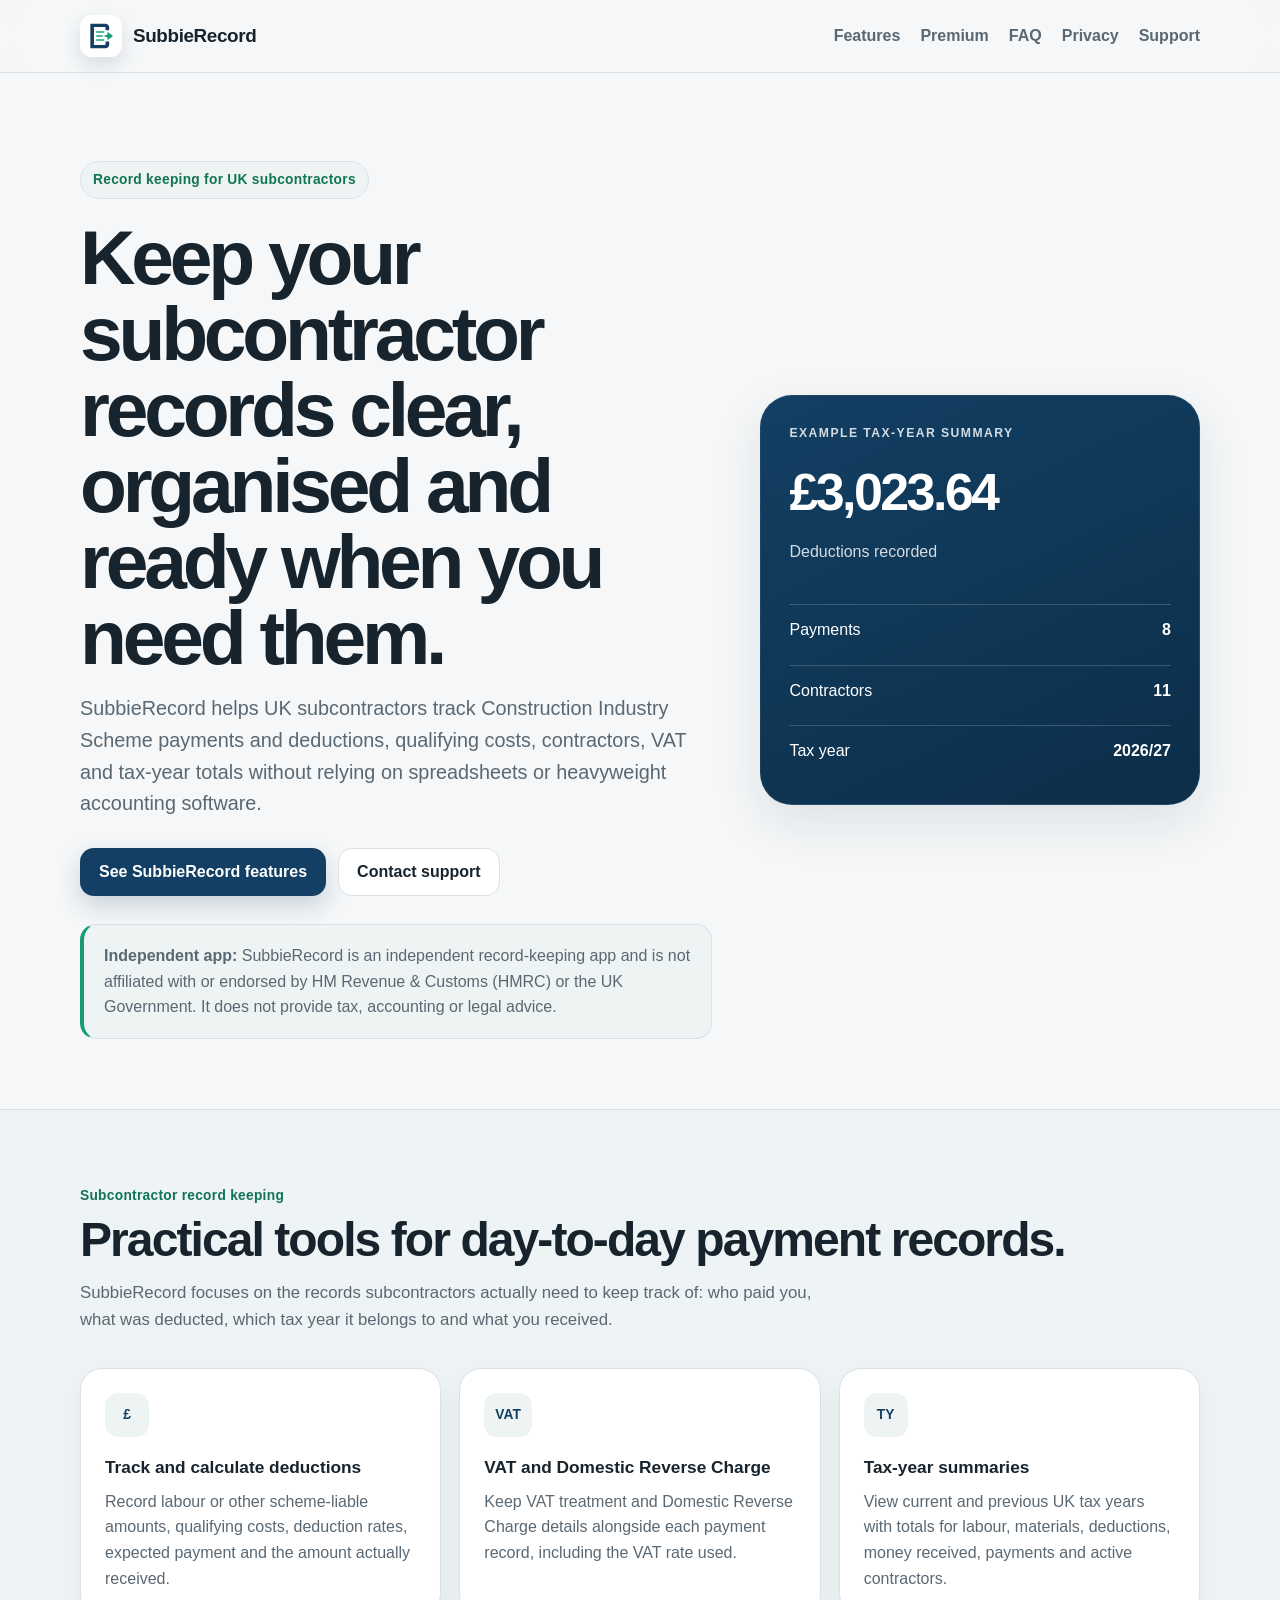
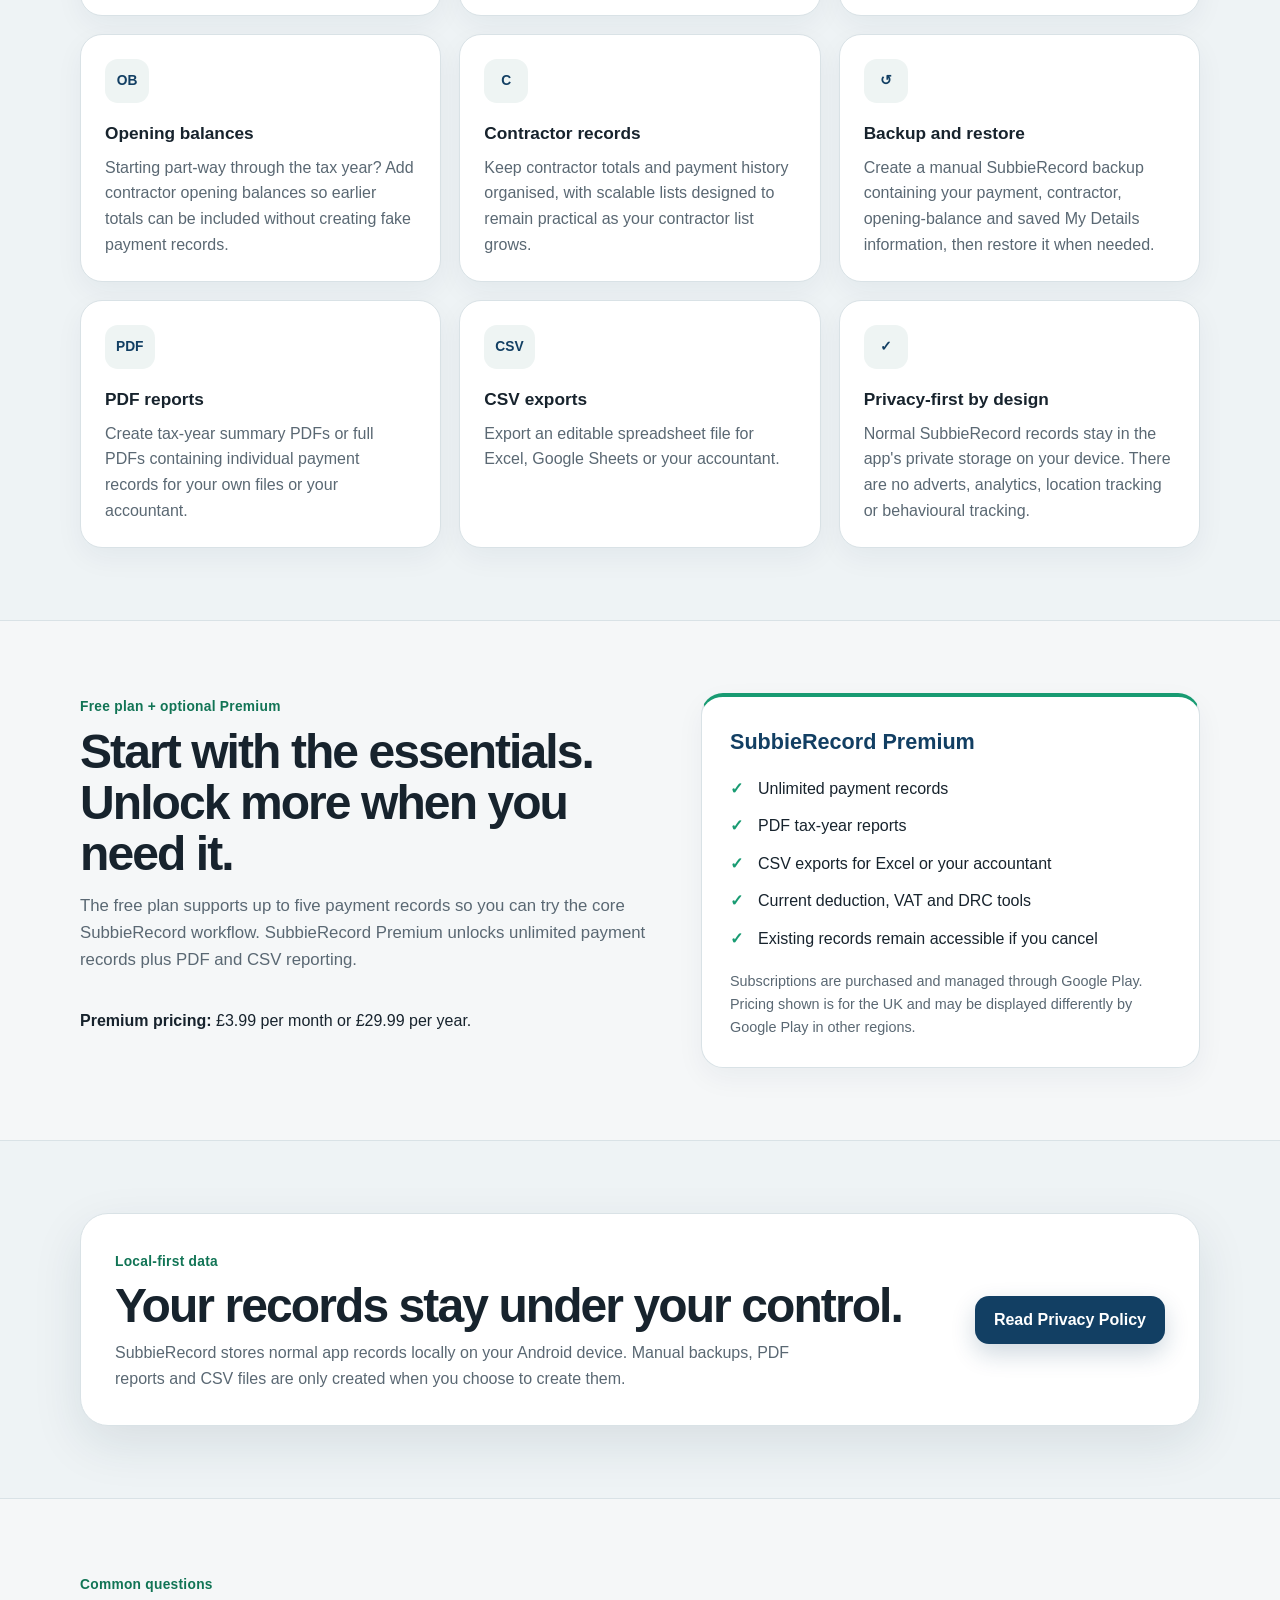
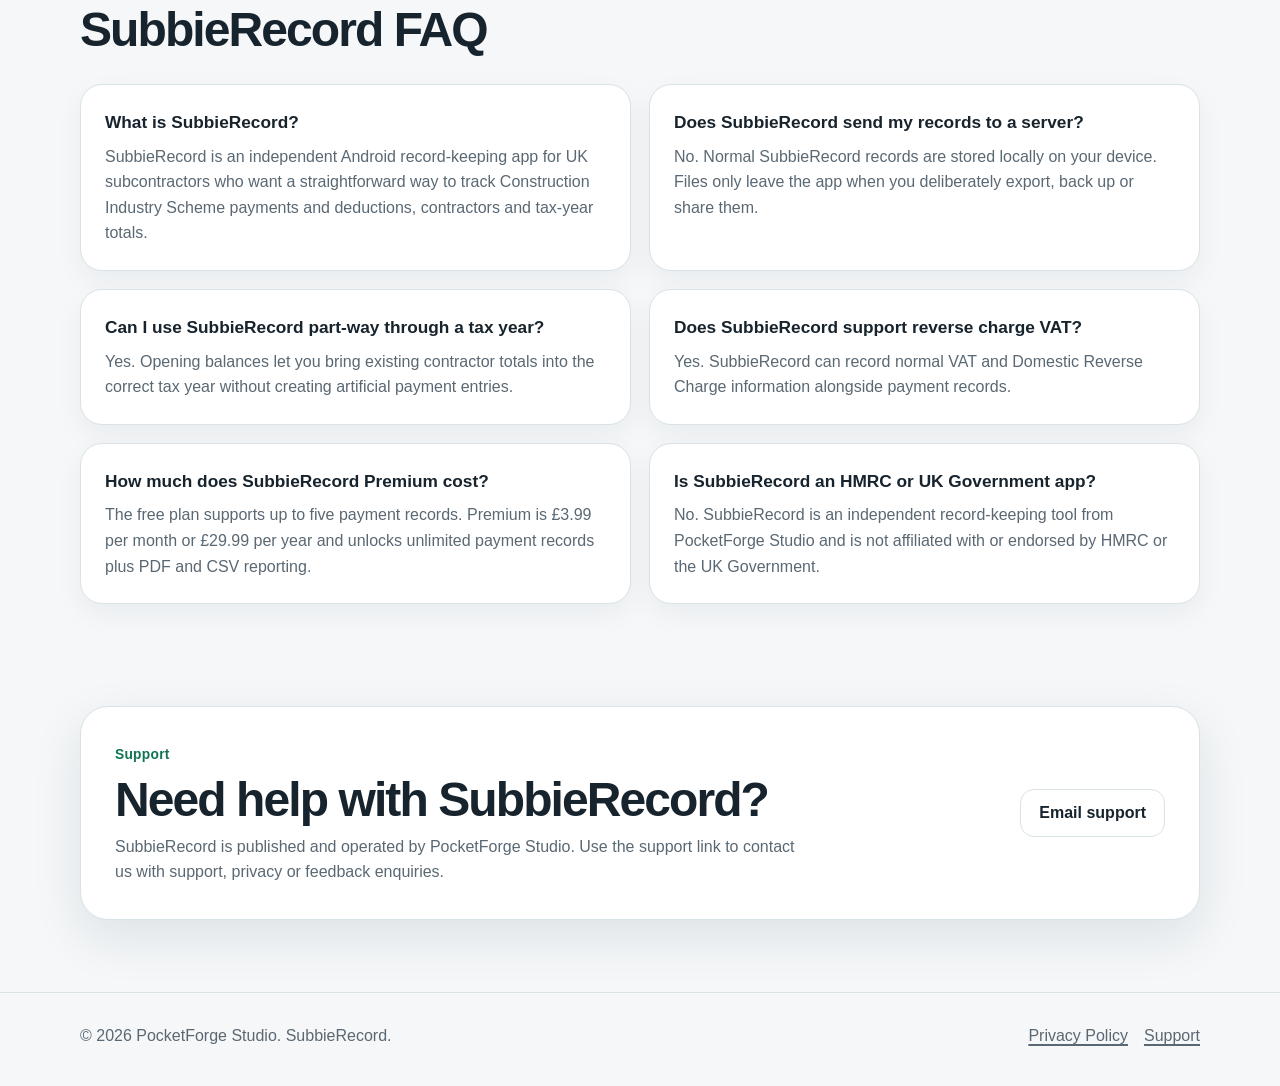
<file: index.html>
<!DOCTYPE html>
<html lang="en-GB">
<head>
  <meta charset="utf-8">
  <meta name="viewport" content="width=device-width, initial-scale=1">
  <title>SubbieRecord | Record keeping for UK subcontractors</title>
  <meta name="description" content="SubbieRecord is an independent Android record-keeping app for UK subcontractors. Track Construction Industry Scheme payments and deductions, contractors, VAT, tax-year summaries, backups and reports.">
  <meta name="robots" content="index,follow,max-image-preview:large">
  <link rel="canonical" href="https://ciskeep.co.uk/">
  <link rel="icon" href="/logo.svg" type="image/svg+xml">
  <link rel="stylesheet" href="styles.css">

  <meta property="og:type" content="website">
  <meta property="og:locale" content="en_GB">
  <meta property="og:site_name" content="SubbieRecord">
  <meta property="og:title" content="SubbieRecord | Record keeping for UK subcontractors">
  <meta property="og:description" content="Track subcontractor payments, deductions, contractors, VAT, tax-year totals, backups and reports in one straightforward Android app.">
  <meta property="og:url" content="https://ciskeep.co.uk/">
  <meta property="og:image" content="https://ciskeep.co.uk/logo.svg">
  <meta name="twitter:card" content="summary">
  <meta name="twitter:title" content="SubbieRecord | Subcontractor record keeping app">
  <meta name="twitter:description" content="Simple payment, deduction and contractor records for UK subcontractors.">

  <script type="application/ld+json">
  {
    "@context": "https://schema.org",
    "@graph": [
      {
        "@type": "SoftwareApplication",
        "name": "SubbieRecord",
        "url": "https://ciskeep.co.uk/",
        "applicationCategory": "BusinessApplication",
        "operatingSystem": "Android",
        "description": "SubbieRecord helps UK subcontractors track Construction Industry Scheme payments and deductions, contractors, VAT and tax-year records.",
        "publisher": {
          "@type": "Organization",
          "name": "PocketForge Studio"
        },
        "offers": [
          {
            "@type": "Offer",
            "name": "SubbieRecord Free",
            "price": "0",
            "priceCurrency": "GBP",
            "description": "Core SubbieRecord features with up to five payment records."
          },
          {
            "@type": "Offer",
            "name": "SubbieRecord Premium Monthly",
            "price": "3.99",
            "priceCurrency": "GBP",
            "description": "Monthly Premium subscription with unlimited payment records and PDF and CSV reporting."
          },
          {
            "@type": "Offer",
            "name": "SubbieRecord Premium Annual",
            "price": "29.99",
            "priceCurrency": "GBP",
            "description": "Annual Premium subscription with unlimited payment records and PDF and CSV reporting."
          }
        ],
        "featureList": [
          "Construction Industry Scheme deduction tracking and calculations",
          "Contractor records",
          "UK tax-year summaries",
          "Opening balances",
          "VAT and Domestic Reverse Charge records",
          "Manual backup and restore",
          "PDF reports",
          "CSV exports"
        ]
      },
      {
        "@type": "FAQPage",
        "mainEntity": [
          {
            "@type": "Question",
            "name": "What is SubbieRecord?",
            "acceptedAnswer": {
              "@type": "Answer",
              "text": "SubbieRecord is an independent Android record-keeping app for UK subcontractors who want a straightforward way to track Construction Industry Scheme payments and deductions, contractors and tax-year totals."
            }
          },
          {
            "@type": "Question",
            "name": "Does SubbieRecord send my records to a server?",
            "acceptedAnswer": {
              "@type": "Answer",
              "text": "No. Normal SubbieRecord records are stored locally on your Android device. Backups, PDFs and CSV files are only created when you choose to create or export them."
            }
          },
          {
            "@type": "Question",
            "name": "Can SubbieRecord handle VAT and Domestic Reverse Charge records?",
            "acceptedAnswer": {
              "@type": "Answer",
              "text": "Yes. SubbieRecord can record VAT treatment, VAT rates and Domestic Reverse Charge information alongside payment records."
            }
          },
          {
            "@type": "Question",
            "name": "Can I start using SubbieRecord part-way through a tax year?",
            "acceptedAnswer": {
              "@type": "Answer",
              "text": "Yes. Opening balances can be recorded for contractors so existing totals can be brought into the correct UK tax year."
            }
          },
          {
            "@type": "Question",
            "name": "How much does SubbieRecord Premium cost?",
            "acceptedAnswer": {
              "@type": "Answer",
              "text": "SubbieRecord has a free plan with up to five payment records. Premium is £3.99 per month or £29.99 per year and unlocks unlimited payment records plus PDF and CSV reporting."
            }
          }
        ]
      }
    ]
  }
  </script>
</head>
<body>
  <header class="site-header">
    <div class="container nav">
      <a class="brand" href="/" aria-label="SubbieRecord home">
        <img class="brand-logo" src="/logo.svg" alt="" width="42" height="42">
        <span>SubbieRecord</span>
      </a>
      <nav class="nav-links" aria-label="Primary navigation">
        <a href="#features">Features</a>
        <a href="#premium">Premium</a>
        <a href="#faq">FAQ</a>
        <a href="privacy/">Privacy</a>
        <a href="mailto:support@ciskeep.co.uk">Support</a>
      </nav>
    </div>
  </header>

  <main>
    <section class="hero">
      <div class="container hero-grid">
        <div>
          <span class="eyebrow">Record keeping for UK subcontractors</span>
          <h1>Keep your subcontractor records clear, organised and ready when you need them.</h1>
          <p class="lead">SubbieRecord helps UK subcontractors track Construction Industry Scheme payments and deductions, qualifying costs, contractors, VAT and tax-year totals without relying on spreadsheets or heavyweight accounting software.</p>
          <div class="actions">
            <a class="button button-primary" href="#features">See SubbieRecord features</a>
            <a class="button button-secondary" href="mailto:support@ciskeep.co.uk">Contact support</a>
          </div>
          <div class="notice"><strong>Independent app:</strong> SubbieRecord is an independent record-keeping app and is not affiliated with or endorsed by HM Revenue &amp; Customs (HMRC) or the UK Government. It does not provide tax, accounting or legal advice.</div>
        </div>

        <aside class="product-card" aria-label="Example SubbieRecord tax-year summary">
          <div>
            <div class="mini-label">Example tax-year summary</div>
            <div class="figure">£3,023.64</div>
            <p class="card-note">Deductions recorded</p>
          </div>
          <div class="rows">
            <div class="row"><span>Payments</span><strong>8</strong></div>
            <div class="row"><span>Contractors</span><strong>11</strong></div>
            <div class="row"><span>Tax year</span><strong>2026/27</strong></div>
          </div>
        </aside>
      </div>
    </section>

    <section class="section section-soft" id="features">
      <div class="container">
        <span class="section-kicker">Subcontractor record keeping</span>
        <h2>Practical tools for day-to-day payment records.</h2>
        <p class="section-intro">SubbieRecord focuses on the records subcontractors actually need to keep track of: who paid you, what was deducted, which tax year it belongs to and what you received.</p>

        <div class="feature-grid">
          <article class="feature-card">
            <div class="feature-icon">£</div>
            <h3>Track and calculate deductions</h3>
            <p>Record labour or other scheme-liable amounts, qualifying costs, deduction rates, expected payment and the amount actually received.</p>
          </article>

          <article class="feature-card">
            <div class="feature-icon">VAT</div>
            <h3>VAT and Domestic Reverse Charge</h3>
            <p>Keep VAT treatment and Domestic Reverse Charge details alongside each payment record, including the VAT rate used.</p>
          </article>

          <article class="feature-card">
            <div class="feature-icon">TY</div>
            <h3>Tax-year summaries</h3>
            <p>View current and previous UK tax years with totals for labour, materials, deductions, money received, payments and active contractors.</p>
          </article>

          <article class="feature-card">
            <div class="feature-icon">OB</div>
            <h3>Opening balances</h3>
            <p>Starting part-way through the tax year? Add contractor opening balances so earlier totals can be included without creating fake payment records.</p>
          </article>

          <article class="feature-card">
            <div class="feature-icon">C</div>
            <h3>Contractor records</h3>
            <p>Keep contractor totals and payment history organised, with scalable lists designed to remain practical as your contractor list grows.</p>
          </article>

          <article class="feature-card">
            <div class="feature-icon">↺</div>
            <h3>Backup and restore</h3>
            <p>Create a manual SubbieRecord backup containing your payment, contractor, opening-balance and saved My Details information, then restore it when needed.</p>
          </article>

          <article class="feature-card">
            <div class="feature-icon">PDF</div>
            <h3>PDF reports</h3>
            <p>Create tax-year summary PDFs or full PDFs containing individual payment records for your own files or your accountant.</p>
          </article>

          <article class="feature-card">
            <div class="feature-icon">CSV</div>
            <h3>CSV exports</h3>
            <p>Export an editable spreadsheet file for Excel, Google Sheets or your accountant.</p>
          </article>

          <article class="feature-card">
            <div class="feature-icon">✓</div>
            <h3>Privacy-first by design</h3>
            <p>Normal SubbieRecord records stay in the app's private storage on your device. There are no adverts, analytics, location tracking or behavioural tracking.</p>
          </article>
        </div>
      </div>
    </section>

    <section class="section" id="premium">
      <div class="container split-grid">
        <div>
          <span class="section-kicker">Free plan + optional Premium</span>
          <h2>Start with the essentials. Unlock more when you need it.</h2>
          <p class="section-intro">The free plan supports up to five payment records so you can try the core SubbieRecord workflow. SubbieRecord Premium unlocks unlimited payment records plus PDF and CSV reporting.</p>
          <p><strong>Premium pricing:</strong> £3.99 per month or £29.99 per year.</p>
        </div>
        <div class="plan-card">
          <div class="plan-label">SubbieRecord Premium</div>
          <ul class="check-list">
            <li>Unlimited payment records</li>
            <li>PDF tax-year reports</li>
            <li>CSV exports for Excel or your accountant</li>
            <li>Current deduction, VAT and DRC tools</li>
            <li>Existing records remain accessible if you cancel</li>
          </ul>
          <p class="small-print">Subscriptions are purchased and managed through Google Play. Pricing shown is for the UK and may be displayed differently by Google Play in other regions.</p>
        </div>
      </div>
    </section>

    <section class="section section-soft" id="privacy">
      <div class="container">
        <div class="callout">
          <div>
            <span class="section-kicker">Local-first data</span>
            <h2>Your records stay under your control.</h2>
            <p>SubbieRecord stores normal app records locally on your Android device. Manual backups, PDF reports and CSV files are only created when you choose to create them.</p>
          </div>
          <a class="button button-primary" href="privacy/">Read Privacy Policy</a>
        </div>
      </div>
    </section>

    <section class="section" id="faq">
      <div class="container">
        <span class="section-kicker">Common questions</span>
        <h2>SubbieRecord FAQ</h2>
        <div class="faq-grid">
          <article class="faq-card">
            <h3>What is SubbieRecord?</h3>
            <p>SubbieRecord is an independent Android record-keeping app for UK subcontractors who want a straightforward way to track Construction Industry Scheme payments and deductions, contractors and tax-year totals.</p>
          </article>
          <article class="faq-card">
            <h3>Does SubbieRecord send my records to a server?</h3>
            <p>No. Normal SubbieRecord records are stored locally on your device. Files only leave the app when you deliberately export, back up or share them.</p>
          </article>
          <article class="faq-card">
            <h3>Can I use SubbieRecord part-way through a tax year?</h3>
            <p>Yes. Opening balances let you bring existing contractor totals into the correct tax year without creating artificial payment entries.</p>
          </article>
          <article class="faq-card">
            <h3>Does SubbieRecord support reverse charge VAT?</h3>
            <p>Yes. SubbieRecord can record normal VAT and Domestic Reverse Charge information alongside payment records.</p>
          </article>
          <article class="faq-card">
            <h3>How much does SubbieRecord Premium cost?</h3>
            <p>The free plan supports up to five payment records. Premium is £3.99 per month or £29.99 per year and unlocks unlimited payment records plus PDF and CSV reporting.</p>
          </article>
          <article class="faq-card">
            <h3>Is SubbieRecord an HMRC or UK Government app?</h3>
            <p>No. SubbieRecord is an independent record-keeping tool from PocketForge Studio and is not affiliated with or endorsed by HMRC or the UK Government.</p>
          </article>
        </div>
      </div>
    </section>

    <section class="section support-section">
      <div class="container">
        <div class="callout">
          <div>
            <span class="section-kicker">Support</span>
            <h2>Need help with SubbieRecord?</h2>
            <p>SubbieRecord is published and operated by PocketForge Studio. Use the support link to contact us with support, privacy or feedback enquiries.</p>
          </div>
          <a class="button button-secondary" href="mailto:support@ciskeep.co.uk">Email support</a>
        </div>
      </div>
    </section>
  </main>

  <footer class="site-footer">
    <div class="container footer-row">
      <div>© 2026 PocketForge Studio. SubbieRecord.</div>
      <div class="footer-links">
        <a href="privacy/">Privacy Policy</a>
        <a href="mailto:support@ciskeep.co.uk">Support</a>
      </div>
    </div>
  </footer>
</body>
</html>
</file>
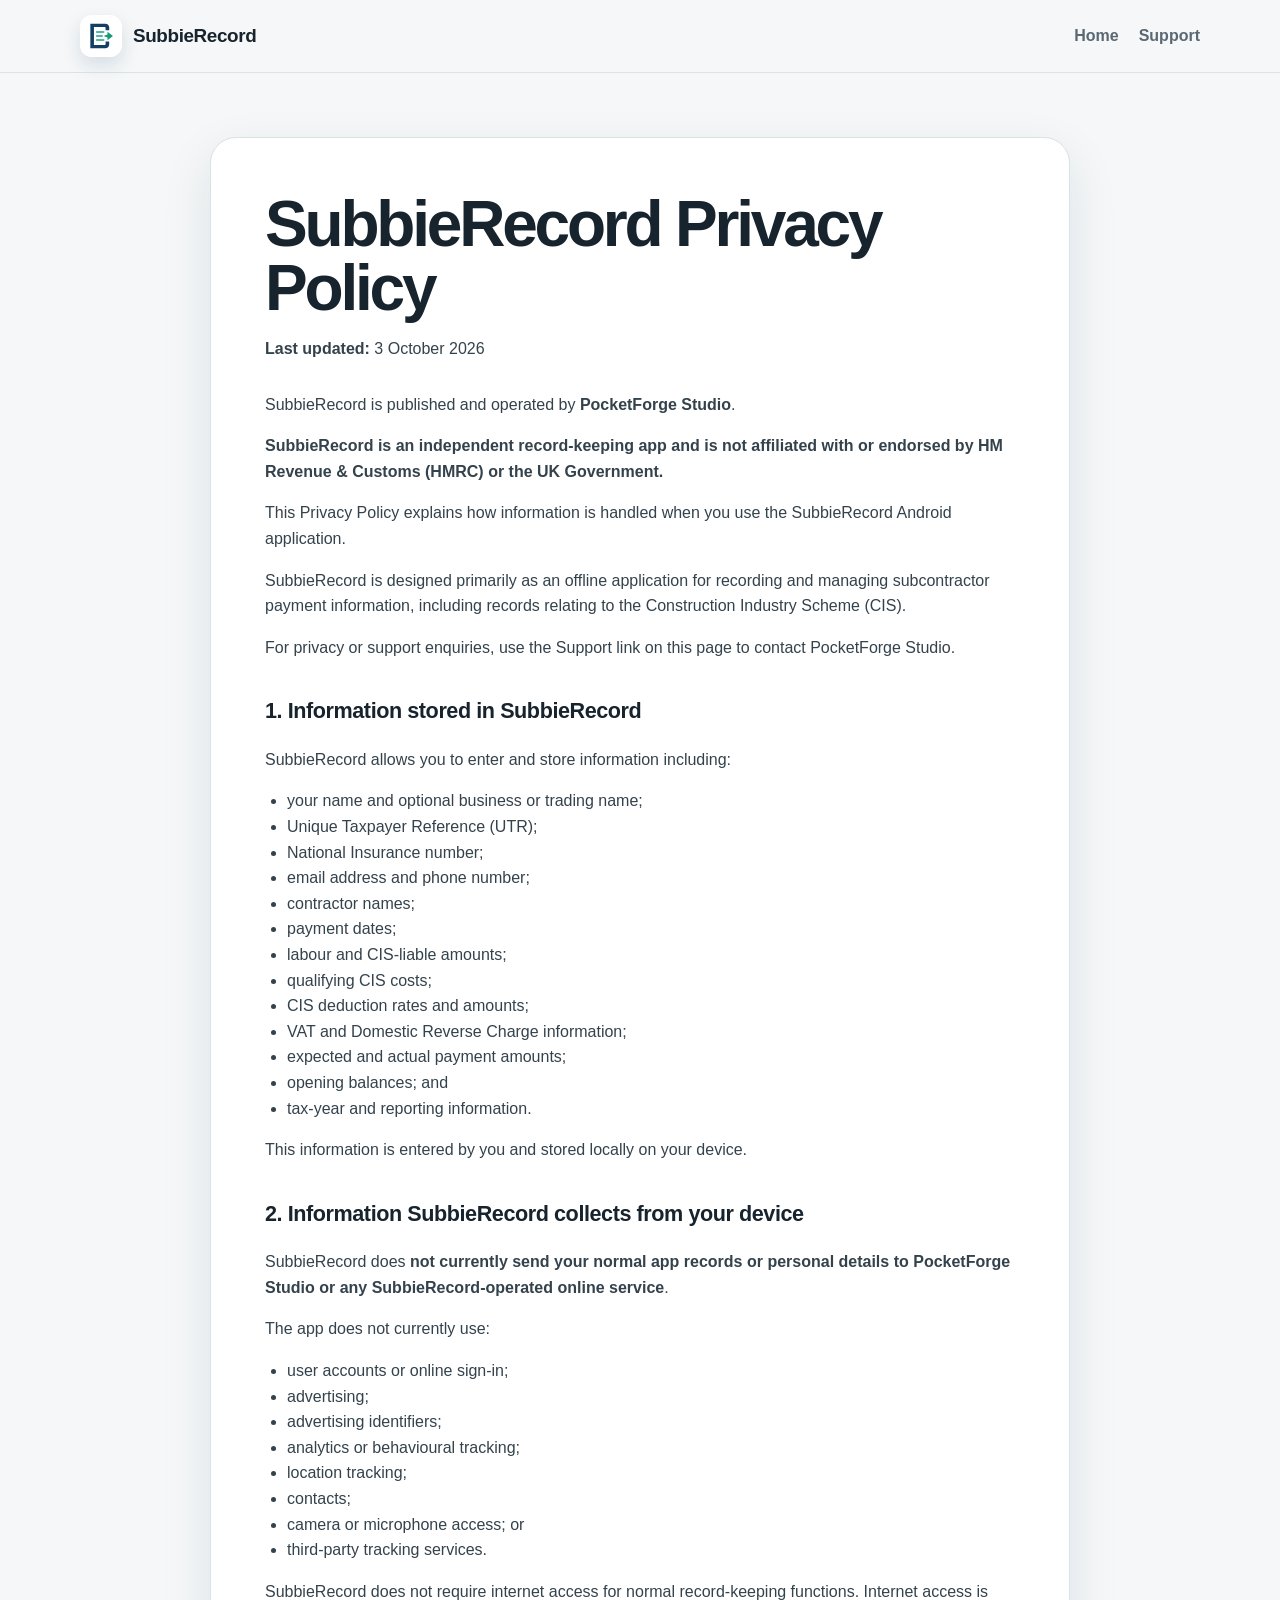
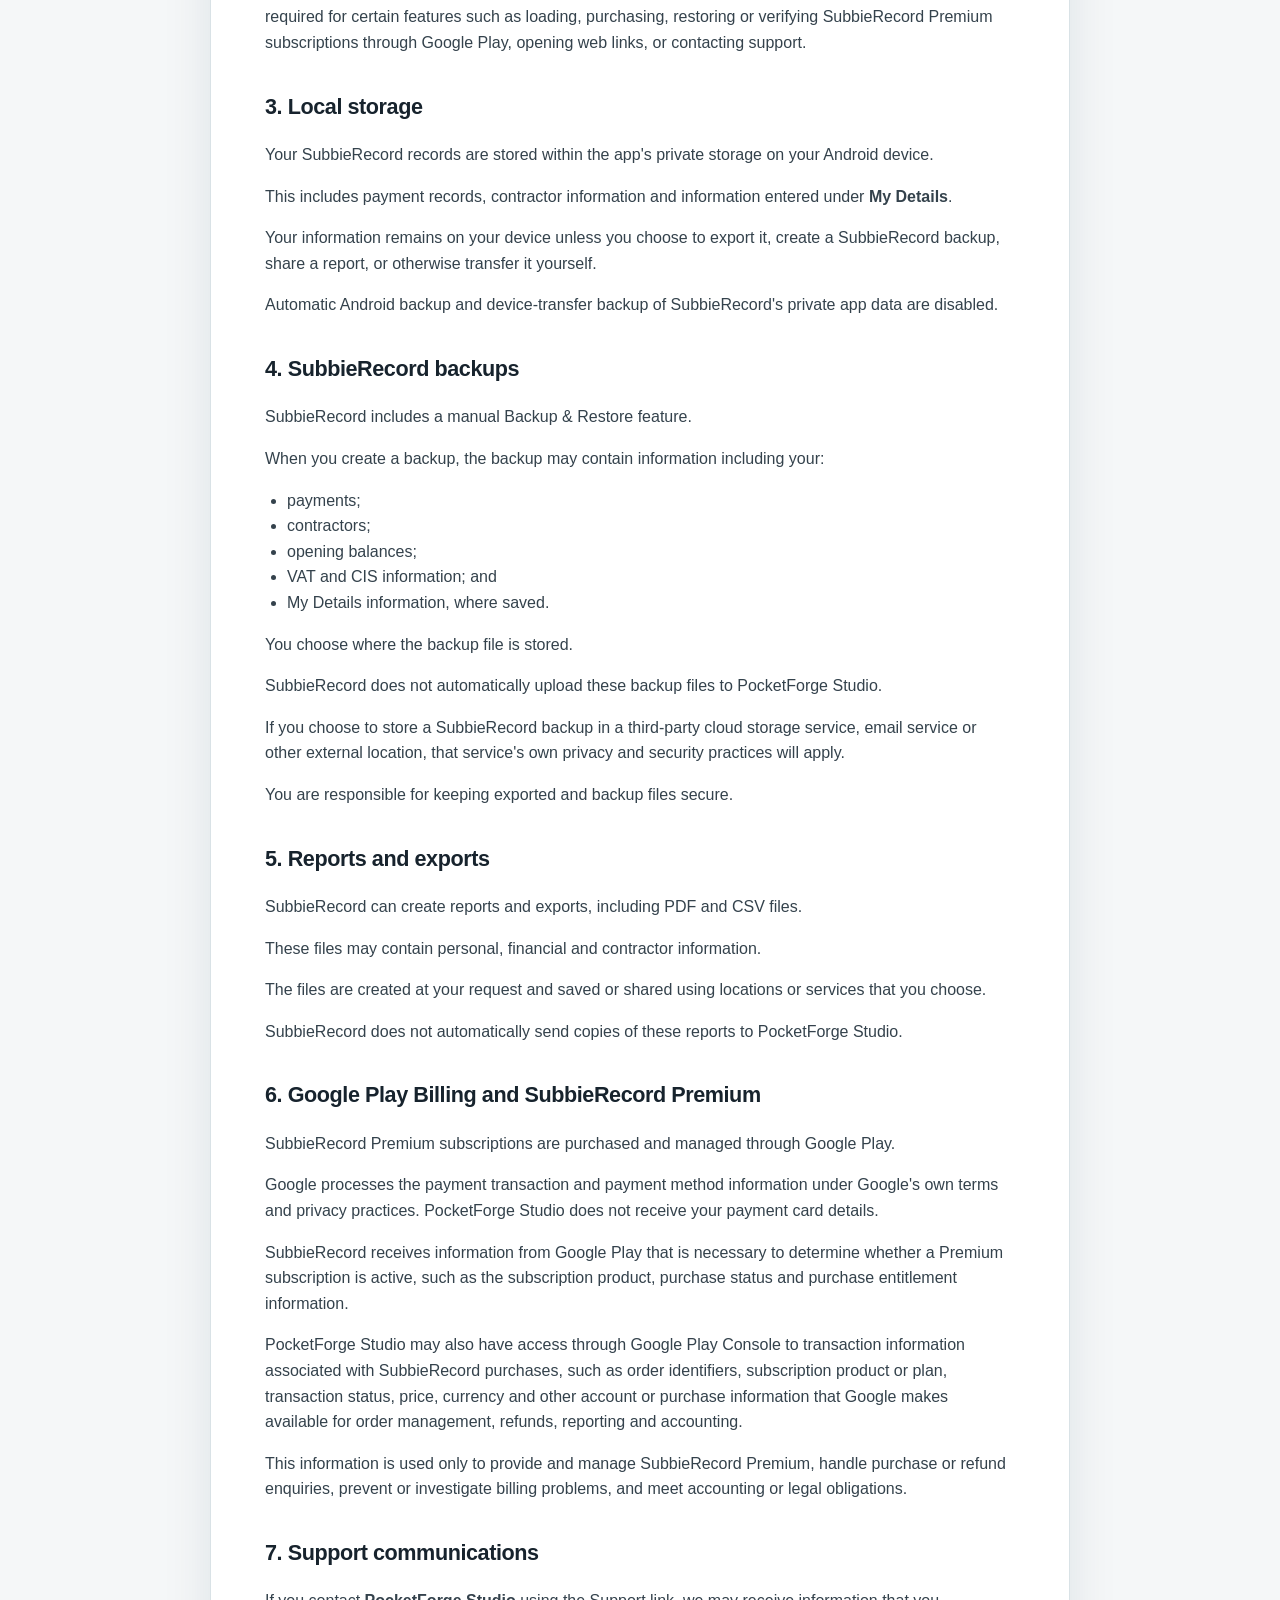
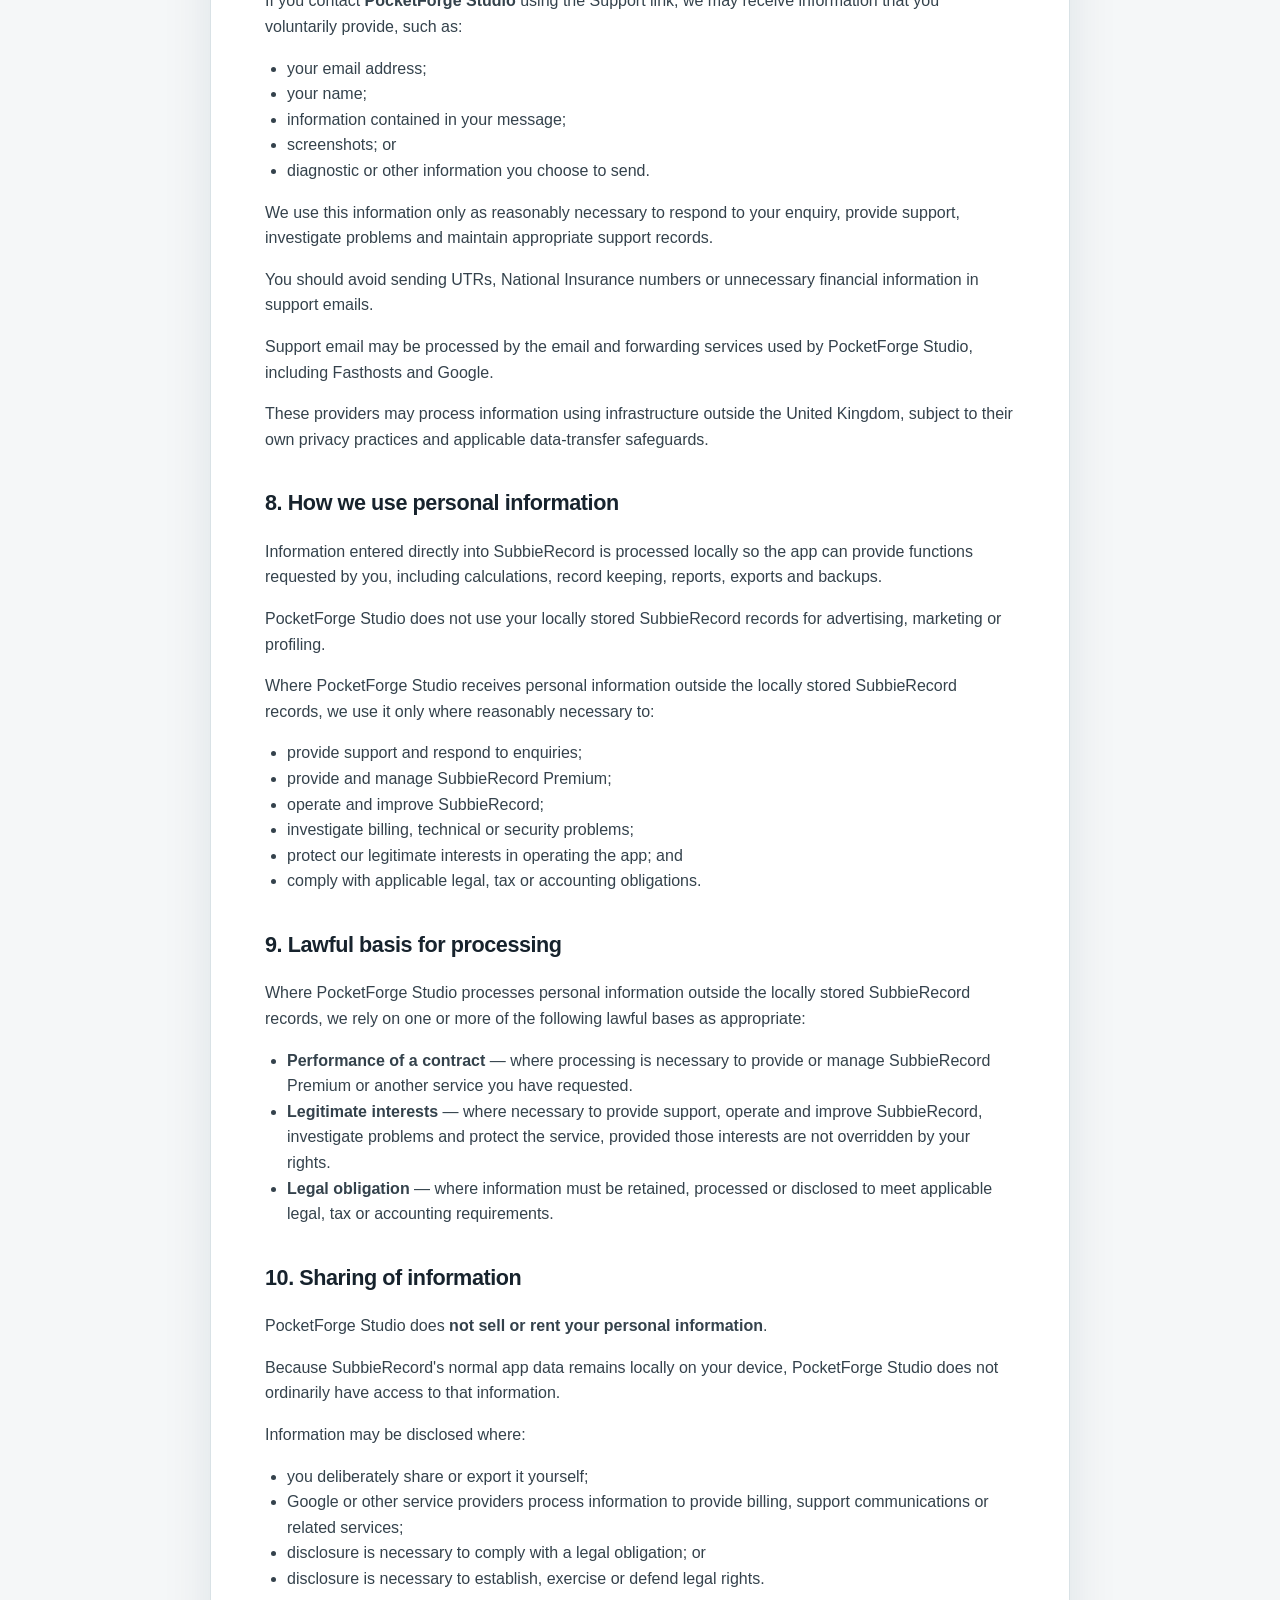
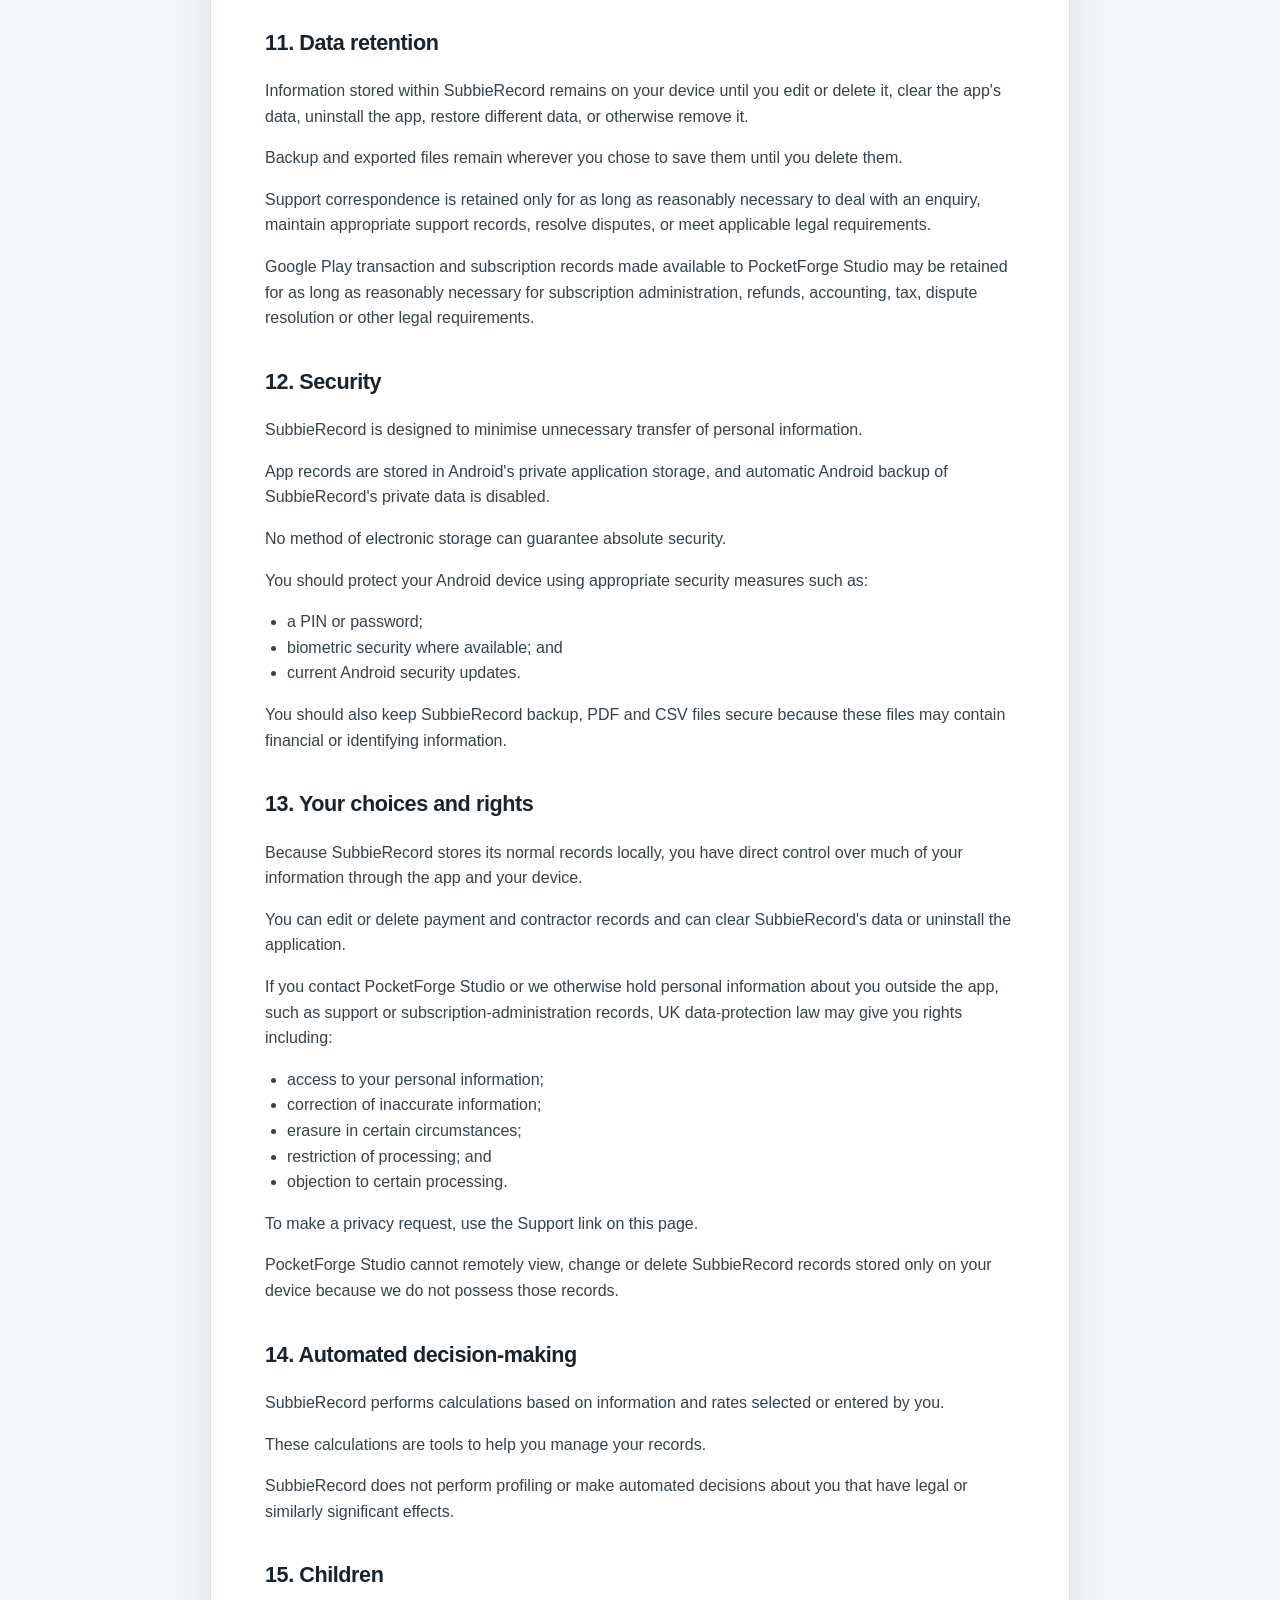
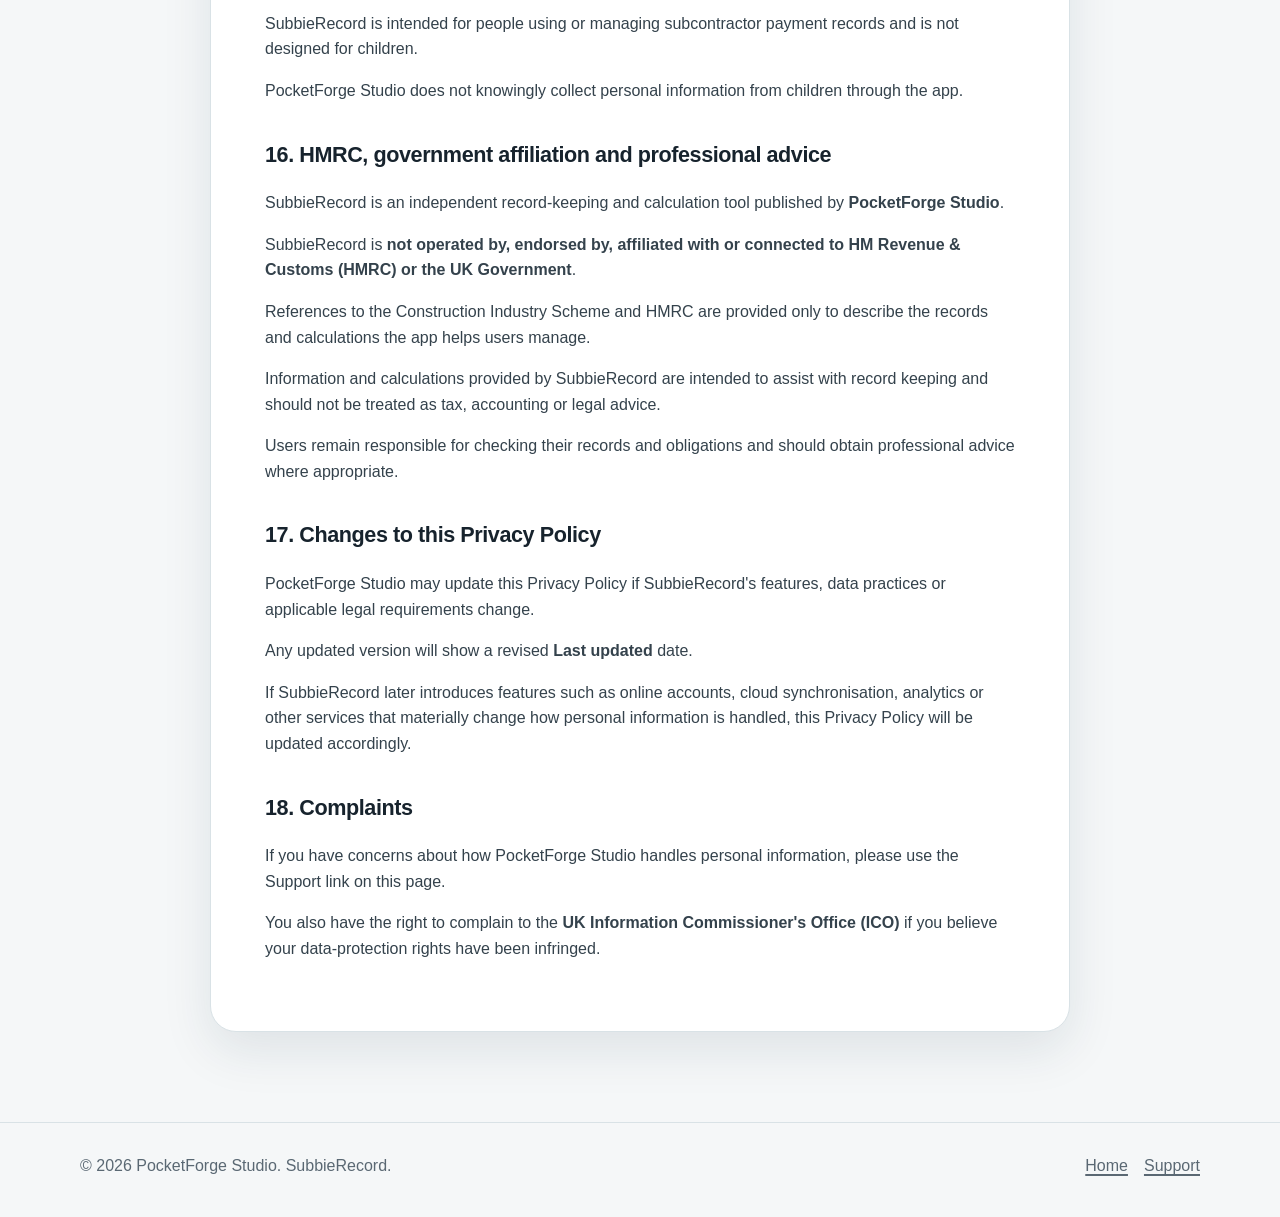
<file: privacy/index.html>
<!DOCTYPE html>
<html lang="en-GB">
<head>
  <meta charset="utf-8">
  <meta name="viewport" content="width=device-width, initial-scale=1">
  <title>SubbieRecord Privacy Policy | PocketForge Studio</title>
  <meta name="description" content="SubbieRecord Privacy Policy — how PocketForge Studio handles local records, backups, reports, support information and Google Play Premium subscriptions.">
  <meta name="robots" content="index,follow">
  <link rel="canonical" href="https://ciskeep.co.uk/privacy/">
  <link rel="icon" href="/logo.svg" type="image/svg+xml">
  <link rel="stylesheet" href="../styles.css">
  <meta property="og:type" content="website">
  <meta property="og:site_name" content="SubbieRecord">
  <meta property="og:title" content="SubbieRecord Privacy Policy">
  <meta property="og:description" content="How SubbieRecord handles local records, backups, exports, support information and Google Play Premium subscriptions.">
  <meta property="og:url" content="https://ciskeep.co.uk/privacy/">
</head>
<body>
  <header class="site-header">
    <div class="container nav">
      <a class="brand" href="../" aria-label="SubbieRecord home">
        <img class="brand-logo" src="/logo.svg" alt="" width="42" height="42">
        <span>SubbieRecord</span>
      </a>
      <nav class="nav-links" aria-label="Primary navigation">
        <a href="../">Home</a>
        <a href="mailto:support@ciskeep.co.uk">Support</a>
      </nav>
    </div>
  </header>

  <main class="legal-page">
    <div class="container">
      <article class="legal-shell">
        <h1>SubbieRecord Privacy Policy</h1>
        <p class="meta"><strong>Last updated:</strong> 3 October 2026</p>

        <p>SubbieRecord is published and operated by <strong>PocketForge Studio</strong>.</p>
        <p><strong>SubbieRecord is an independent record-keeping app and is not affiliated with or endorsed by HM Revenue &amp; Customs (HMRC) or the UK Government.</strong></p>
        <p>This Privacy Policy explains how information is handled when you use the SubbieRecord Android application.</p>
        <p>SubbieRecord is designed primarily as an offline application for recording and managing subcontractor payment information, including records relating to the Construction Industry Scheme (CIS).</p>
        <p>For privacy or support enquiries, use the Support link on this page to contact PocketForge Studio.</p>

        <h2>1. Information stored in SubbieRecord</h2>
        <p>SubbieRecord allows you to enter and store information including:</p>
        <ul>
          <li>your name and optional business or trading name;</li>
          <li>Unique Taxpayer Reference (UTR);</li>
          <li>National Insurance number;</li>
          <li>email address and phone number;</li>
          <li>contractor names;</li>
          <li>payment dates;</li>
          <li>labour and CIS-liable amounts;</li>
          <li>qualifying CIS costs;</li>
          <li>CIS deduction rates and amounts;</li>
          <li>VAT and Domestic Reverse Charge information;</li>
          <li>expected and actual payment amounts;</li>
          <li>opening balances; and</li>
          <li>tax-year and reporting information.</li>
        </ul>
        <p>This information is entered by you and stored locally on your device.</p>

        <h2>2. Information SubbieRecord collects from your device</h2>
        <p>SubbieRecord does <strong>not currently send your normal app records or personal details to PocketForge Studio or any SubbieRecord-operated online service</strong>.</p>
        <p>The app does not currently use:</p>
        <ul>
          <li>user accounts or online sign-in;</li>
          <li>advertising;</li>
          <li>advertising identifiers;</li>
          <li>analytics or behavioural tracking;</li>
          <li>location tracking;</li>
          <li>contacts;</li>
          <li>camera or microphone access; or</li>
          <li>third-party tracking services.</li>
        </ul>
        <p>SubbieRecord does not require internet access for normal record-keeping functions. Internet access is required for certain features such as loading, purchasing, restoring or verifying SubbieRecord Premium subscriptions through Google Play, opening web links, or contacting support.</p>

        <h2>3. Local storage</h2>
        <p>Your SubbieRecord records are stored within the app's private storage on your Android device.</p>
        <p>This includes payment records, contractor information and information entered under <strong>My Details</strong>.</p>
        <p>Your information remains on your device unless you choose to export it, create a SubbieRecord backup, share a report, or otherwise transfer it yourself.</p>
        <p>Automatic Android backup and device-transfer backup of SubbieRecord's private app data are disabled.</p>

        <h2>4. SubbieRecord backups</h2>
        <p>SubbieRecord includes a manual Backup &amp; Restore feature.</p>
        <p>When you create a backup, the backup may contain information including your:</p>
        <ul>
          <li>payments;</li>
          <li>contractors;</li>
          <li>opening balances;</li>
          <li>VAT and CIS information; and</li>
          <li>My Details information, where saved.</li>
        </ul>
        <p>You choose where the backup file is stored.</p>
        <p>SubbieRecord does not automatically upload these backup files to PocketForge Studio.</p>
        <p>If you choose to store a SubbieRecord backup in a third-party cloud storage service, email service or other external location, that service's own privacy and security practices will apply.</p>
        <p>You are responsible for keeping exported and backup files secure.</p>

        <h2>5. Reports and exports</h2>
        <p>SubbieRecord can create reports and exports, including PDF and CSV files.</p>
        <p>These files may contain personal, financial and contractor information.</p>
        <p>The files are created at your request and saved or shared using locations or services that you choose.</p>
        <p>SubbieRecord does not automatically send copies of these reports to PocketForge Studio.</p>

        <h2>6. Google Play Billing and SubbieRecord Premium</h2>
        <p>SubbieRecord Premium subscriptions are purchased and managed through Google Play.</p>
        <p>Google processes the payment transaction and payment method information under Google's own terms and privacy practices. PocketForge Studio does not receive your payment card details.</p>
        <p>SubbieRecord receives information from Google Play that is necessary to determine whether a Premium subscription is active, such as the subscription product, purchase status and purchase entitlement information.</p>
        <p>PocketForge Studio may also have access through Google Play Console to transaction information associated with SubbieRecord purchases, such as order identifiers, subscription product or plan, transaction status, price, currency and other account or purchase information that Google makes available for order management, refunds, reporting and accounting.</p>
        <p>This information is used only to provide and manage SubbieRecord Premium, handle purchase or refund enquiries, prevent or investigate billing problems, and meet accounting or legal obligations.</p>

        <h2>7. Support communications</h2>
        <p>If you contact <strong>PocketForge Studio</strong> using the Support link, we may receive information that you voluntarily provide, such as:</p>
        <ul>
          <li>your email address;</li>
          <li>your name;</li>
          <li>information contained in your message;</li>
          <li>screenshots; or</li>
          <li>diagnostic or other information you choose to send.</li>
        </ul>
        <p>We use this information only as reasonably necessary to respond to your enquiry, provide support, investigate problems and maintain appropriate support records.</p>
        <p>You should avoid sending UTRs, National Insurance numbers or unnecessary financial information in support emails.</p>
        <p>Support email may be processed by the email and forwarding services used by PocketForge Studio, including Fasthosts and Google.</p>
        <p>These providers may process information using infrastructure outside the United Kingdom, subject to their own privacy practices and applicable data-transfer safeguards.</p>

        <h2>8. How we use personal information</h2>
        <p>Information entered directly into SubbieRecord is processed locally so the app can provide functions requested by you, including calculations, record keeping, reports, exports and backups.</p>
        <p>PocketForge Studio does not use your locally stored SubbieRecord records for advertising, marketing or profiling.</p>
        <p>Where PocketForge Studio receives personal information outside the locally stored SubbieRecord records, we use it only where reasonably necessary to:</p>
        <ul>
          <li>provide support and respond to enquiries;</li>
          <li>provide and manage SubbieRecord Premium;</li>
          <li>operate and improve SubbieRecord;</li>
          <li>investigate billing, technical or security problems;</li>
          <li>protect our legitimate interests in operating the app; and</li>
          <li>comply with applicable legal, tax or accounting obligations.</li>
        </ul>

        <h2>9. Lawful basis for processing</h2>
        <p>Where PocketForge Studio processes personal information outside the locally stored SubbieRecord records, we rely on one or more of the following lawful bases as appropriate:</p>
        <ul>
          <li><strong>Performance of a contract</strong> — where processing is necessary to provide or manage SubbieRecord Premium or another service you have requested.</li>
          <li><strong>Legitimate interests</strong> — where necessary to provide support, operate and improve SubbieRecord, investigate problems and protect the service, provided those interests are not overridden by your rights.</li>
          <li><strong>Legal obligation</strong> — where information must be retained, processed or disclosed to meet applicable legal, tax or accounting requirements.</li>
        </ul>

        <h2>10. Sharing of information</h2>
        <p>PocketForge Studio does <strong>not sell or rent your personal information</strong>.</p>
        <p>Because SubbieRecord's normal app data remains locally on your device, PocketForge Studio does not ordinarily have access to that information.</p>
        <p>Information may be disclosed where:</p>
        <ul>
          <li>you deliberately share or export it yourself;</li>
          <li>Google or other service providers process information to provide billing, support communications or related services;</li>
          <li>disclosure is necessary to comply with a legal obligation; or</li>
          <li>disclosure is necessary to establish, exercise or defend legal rights.</li>
        </ul>

        <h2>11. Data retention</h2>
        <p>Information stored within SubbieRecord remains on your device until you edit or delete it, clear the app's data, uninstall the app, restore different data, or otherwise remove it.</p>
        <p>Backup and exported files remain wherever you chose to save them until you delete them.</p>
        <p>Support correspondence is retained only for as long as reasonably necessary to deal with an enquiry, maintain appropriate support records, resolve disputes, or meet applicable legal requirements.</p>
        <p>Google Play transaction and subscription records made available to PocketForge Studio may be retained for as long as reasonably necessary for subscription administration, refunds, accounting, tax, dispute resolution or other legal requirements.</p>

        <h2>12. Security</h2>
        <p>SubbieRecord is designed to minimise unnecessary transfer of personal information.</p>
        <p>App records are stored in Android's private application storage, and automatic Android backup of SubbieRecord's private data is disabled.</p>
        <p>No method of electronic storage can guarantee absolute security.</p>
        <p>You should protect your Android device using appropriate security measures such as:</p>
        <ul>
          <li>a PIN or password;</li>
          <li>biometric security where available; and</li>
          <li>current Android security updates.</li>
        </ul>
        <p>You should also keep SubbieRecord backup, PDF and CSV files secure because these files may contain financial or identifying information.</p>

        <h2>13. Your choices and rights</h2>
        <p>Because SubbieRecord stores its normal records locally, you have direct control over much of your information through the app and your device.</p>
        <p>You can edit or delete payment and contractor records and can clear SubbieRecord's data or uninstall the application.</p>
        <p>If you contact PocketForge Studio or we otherwise hold personal information about you outside the app, such as support or subscription-administration records, UK data-protection law may give you rights including:</p>
        <ul>
          <li>access to your personal information;</li>
          <li>correction of inaccurate information;</li>
          <li>erasure in certain circumstances;</li>
          <li>restriction of processing; and</li>
          <li>objection to certain processing.</li>
        </ul>
        <p>To make a privacy request, use the Support link on this page.</p>
        <p>PocketForge Studio cannot remotely view, change or delete SubbieRecord records stored only on your device because we do not possess those records.</p>

        <h2>14. Automated decision-making</h2>
        <p>SubbieRecord performs calculations based on information and rates selected or entered by you.</p>
        <p>These calculations are tools to help you manage your records.</p>
        <p>SubbieRecord does not perform profiling or make automated decisions about you that have legal or similarly significant effects.</p>

        <h2>15. Children</h2>
        <p>SubbieRecord is intended for people using or managing subcontractor payment records and is not designed for children.</p>
        <p>PocketForge Studio does not knowingly collect personal information from children through the app.</p>

        <h2>16. HMRC, government affiliation and professional advice</h2>
        <p>SubbieRecord is an independent record-keeping and calculation tool published by <strong>PocketForge Studio</strong>.</p>
        <p>SubbieRecord is <strong>not operated by, endorsed by, affiliated with or connected to HM Revenue &amp; Customs (HMRC) or the UK Government</strong>.</p>
        <p>References to the Construction Industry Scheme and HMRC are provided only to describe the records and calculations the app helps users manage.</p>
        <p>Information and calculations provided by SubbieRecord are intended to assist with record keeping and should not be treated as tax, accounting or legal advice.</p>
        <p>Users remain responsible for checking their records and obligations and should obtain professional advice where appropriate.</p>

        <h2>17. Changes to this Privacy Policy</h2>
        <p>PocketForge Studio may update this Privacy Policy if SubbieRecord's features, data practices or applicable legal requirements change.</p>
        <p>Any updated version will show a revised <strong>Last updated</strong> date.</p>
        <p>If SubbieRecord later introduces features such as online accounts, cloud synchronisation, analytics or other services that materially change how personal information is handled, this Privacy Policy will be updated accordingly.</p>

        <h2>18. Complaints</h2>
        <p>If you have concerns about how PocketForge Studio handles personal information, please use the Support link on this page.</p>
        <p>You also have the right to complain to the <strong>UK Information Commissioner's Office (ICO)</strong> if you believe your data-protection rights have been infringed.</p>
      </article>
    </div>
  </main>

  <footer class="site-footer">
    <div class="container footer-row">
      <div>© 2026 PocketForge Studio. SubbieRecord.</div>
      <div class="footer-links">
        <a href="../">Home</a>
        <a href="mailto:support@ciskeep.co.uk">Support</a>
      </div>
    </div>
  </footer>
</body>
</html>
</file>
<file: styles.css>
:root {
  --bg: #f5f7f8;
  --surface: #ffffff;
  --surface-soft: #eef4f3;
  --text: #17232d;
  --muted: #5a6873;
  --navy: #123f63;
  --navy-dark: #0c2e49;
  --green: #189b72;
  --green-dark: #117455;
  --border: #d9e2e6;
  --shadow: 0 18px 50px rgba(17, 49, 70, 0.10);
  --radius: 22px;
}

* {
  box-sizing: border-box;
}

html {
  scroll-behavior: smooth;
}

body {
  margin: 0;
  font-family: -apple-system, BlinkMacSystemFont, "Segoe UI", Roboto, Helvetica, Arial, sans-serif;
  color: var(--text);
  background: var(--bg);
  line-height: 1.6;
}

a {
  color: var(--navy);
  text-decoration-thickness: 1.5px;
  text-underline-offset: 3px;
}

a:hover {
  color: var(--green-dark);
}

.container {
  width: min(1120px, calc(100% - 40px));
  margin: 0 auto;
}

.site-header {
  position: sticky;
  top: 0;
  z-index: 20;
  backdrop-filter: blur(12px);
  background: rgba(245, 247, 248, 0.90);
  border-bottom: 1px solid rgba(217, 226, 230, 0.92);
}

.nav {
  min-height: 72px;
  display: flex;
  align-items: center;
  justify-content: space-between;
  gap: 20px;
}

.brand {
  display: inline-flex;
  align-items: center;
  gap: 11px;
  color: var(--text);
  font-size: 1.18rem;
  font-weight: 800;
  text-decoration: none;
  letter-spacing: -0.02em;
}

.brand-logo {
  width: 42px;
  height: 42px;
  border-radius: 12px;
  box-shadow: 0 8px 18px rgba(18, 63, 99, 0.14);
}

.nav-links {
  display: flex;
  align-items: center;
  gap: 20px;
}

.nav-links a {
  color: var(--muted);
  text-decoration: none;
  font-weight: 650;
}

.nav-links a:hover {
  color: var(--navy);
}

.hero {
  padding: 88px 0 70px;
}

.hero-grid {
  display: grid;
  grid-template-columns: 1.18fr 0.82fr;
  align-items: center;
  gap: 48px;
}

.eyebrow,
.section-kicker {
  display: inline-flex;
  align-items: center;
  gap: 8px;
  color: var(--green-dark);
  font-weight: 800;
  font-size: 0.86rem;
  letter-spacing: 0.02em;
}

.eyebrow {
  padding: 7px 12px;
  border-radius: 999px;
  background: var(--surface-soft);
  border: 1px solid var(--border);
}

.hero h1 {
  margin: 20px 0 18px;
  max-width: 760px;
  font-size: clamp(2.6rem, 6vw, 5rem);
  line-height: 0.99;
  letter-spacing: -0.055em;
}

.hero .lead {
  max-width: 720px;
  margin: 0;
  color: var(--muted);
  font-size: clamp(1.05rem, 2vw, 1.24rem);
}

.actions {
  display: flex;
  flex-wrap: wrap;
  gap: 12px;
  margin-top: 28px;
}

.button {
  display: inline-flex;
  align-items: center;
  justify-content: center;
  min-height: 48px;
  padding: 0 18px;
  border-radius: 14px;
  font-weight: 750;
  text-decoration: none;
  border: 1px solid transparent;
}

.button-primary {
  background: var(--navy);
  color: #fff;
  box-shadow: 0 10px 24px rgba(18, 63, 99, 0.20);
}

.button-primary:hover {
  color: #fff;
  background: var(--navy-dark);
}

.button-secondary {
  background: var(--surface);
  color: var(--text);
  border-color: var(--border);
}

.product-card {
  border-radius: 32px;
  padding: 28px;
  color: #fff;
  background: linear-gradient(155deg, var(--navy), var(--navy-dark));
  box-shadow: var(--shadow);
  min-height: 410px;
  display: flex;
  flex-direction: column;
  justify-content: space-between;
  border: 1px solid rgba(255, 255, 255, 0.08);
}

.product-card .mini-label {
  opacity: 0.82;
  text-transform: uppercase;
  letter-spacing: 0.12em;
  font-size: 0.76rem;
  font-weight: 800;
}

.product-card .figure {
  font-size: 3.25rem;
  font-weight: 850;
  letter-spacing: -0.05em;
  margin: 8px 0 0;
}

.product-card .card-note {
  opacity: 0.82;
  margin: 4px 0 0;
}

.product-card .rows {
  display: grid;
  gap: 10px;
  margin-top: 28px;
}

.product-card .row {
  display: flex;
  justify-content: space-between;
  gap: 18px;
  padding: 12px 0;
  border-top: 1px solid rgba(255, 255, 255, 0.18);
}

.section {
  padding: 72px 0;
}

.section-soft {
  background: #eef3f5;
  border-top: 1px solid var(--border);
  border-bottom: 1px solid var(--border);
}

.section h2 {
  margin: 8px 0 14px;
  font-size: clamp(2rem, 4vw, 3rem);
  letter-spacing: -0.04em;
  line-height: 1.06;
}

.section-intro {
  max-width: 760px;
  color: var(--muted);
  margin: 0 0 34px;
  font-size: 1.05rem;
}

.feature-grid {
  display: grid;
  grid-template-columns: repeat(3, 1fr);
  gap: 18px;
}

.feature-card,
.faq-card,
.plan-card {
  background: var(--surface);
  border: 1px solid var(--border);
  border-radius: var(--radius);
  box-shadow: 0 10px 28px rgba(17, 49, 70, 0.05);
}

.feature-card {
  padding: 24px;
}

.feature-icon {
  min-width: 44px;
  width: max-content;
  height: 44px;
  padding: 0 11px;
  border-radius: 13px;
  display: grid;
  place-items: center;
  background: var(--surface-soft);
  color: var(--navy);
  font-weight: 900;
  margin-bottom: 17px;
  font-size: 0.86rem;
}

.feature-card h3,
.faq-card h3 {
  margin: 0 0 7px;
  font-size: 1.08rem;
}

.feature-card p,
.faq-card p {
  margin: 0;
  color: var(--muted);
}

.split-grid {
  display: grid;
  grid-template-columns: 1fr 0.85fr;
  gap: 34px;
  align-items: start;
}

.plan-card {
  padding: 28px;
  border-top: 4px solid var(--green);
}

.plan-label {
  font-size: 1.35rem;
  font-weight: 800;
  color: var(--navy);
  margin-bottom: 16px;
}

.check-list {
  list-style: none;
  margin: 0;
  padding: 0;
  display: grid;
  gap: 12px;
}

.check-list li {
  position: relative;
  padding-left: 28px;
}

.check-list li::before {
  content: "✓";
  position: absolute;
  left: 0;
  top: 0;
  color: var(--green);
  font-weight: 900;
}

.small-print {
  margin: 18px 0 0;
  color: var(--muted);
  font-size: 0.9rem;
}

.callout {
  background: var(--surface);
  border: 1px solid var(--border);
  border-radius: 28px;
  padding: 34px;
  display: flex;
  align-items: center;
  justify-content: space-between;
  gap: 26px;
  box-shadow: var(--shadow);
}

.callout h2 {
  margin-bottom: 8px;
}

.callout p {
  margin: 0;
  color: var(--muted);
  max-width: 700px;
}

.notice {
  margin-top: 28px;
  padding: 18px 20px;
  border: 1px solid var(--border);
  border-left: 4px solid var(--green);
  border-radius: 16px;
  background: var(--surface-soft);
  color: var(--muted);
}

.faq-grid {
  display: grid;
  grid-template-columns: repeat(2, 1fr);
  gap: 18px;
  margin-top: 28px;
}

.faq-card {
  padding: 24px;
}

.support-section {
  padding-top: 30px;
}

.legal-page {
  padding: 64px 0 90px;
}

.legal-shell {
  max-width: 860px;
  margin: 0 auto;
  background: var(--surface);
  border: 1px solid var(--border);
  border-radius: 26px;
  padding: clamp(24px, 5vw, 54px);
  box-shadow: var(--shadow);
}

.legal-shell h1 {
  margin: 0 0 6px;
  font-size: clamp(2.3rem, 6vw, 4rem);
  letter-spacing: -0.05em;
  line-height: 1;
}

.legal-shell h2 {
  margin-top: 34px;
  font-size: 1.35rem;
  letter-spacing: -0.02em;
}

.legal-shell p,
.legal-shell li {
  color: #34424c;
}

.legal-shell ul {
  padding-left: 22px;
}

.meta {
  color: var(--muted);
  margin-bottom: 30px;
}

.site-footer {
  border-top: 1px solid var(--border);
  padding: 30px 0 38px;
  color: var(--muted);
}

.footer-row {
  display: flex;
  align-items: center;
  justify-content: space-between;
  gap: 20px;
}

.footer-links {
  display: flex;
  flex-wrap: wrap;
  gap: 16px;
}

.footer-links a {
  color: var(--muted);
}

@media (max-width: 900px) {
  .hero-grid,
  .split-grid {
    grid-template-columns: 1fr;
  }

  .product-card {
    min-height: 330px;
  }

  .feature-grid {
    grid-template-columns: repeat(2, 1fr);
  }
}

@media (max-width: 720px) {
  .faq-grid,
  .feature-grid {
    grid-template-columns: 1fr;
  }

  .callout {
    align-items: flex-start;
    flex-direction: column;
  }
}

@media (max-width: 620px) {
  .container {
    width: min(100% - 28px, 1120px);
  }

  .site-header {
    position: static;
  }

  .nav {
    min-height: 66px;
  }

  .nav-links {
    gap: 14px;
  }

  .nav-links a:not(:last-child) {
    display: none;
  }

  .hero {
    padding: 58px 0 48px;
  }

  .section {
    padding: 54px 0;
  }

  .footer-row {
    align-items: flex-start;
    flex-direction: column;
  }
}
</file>
